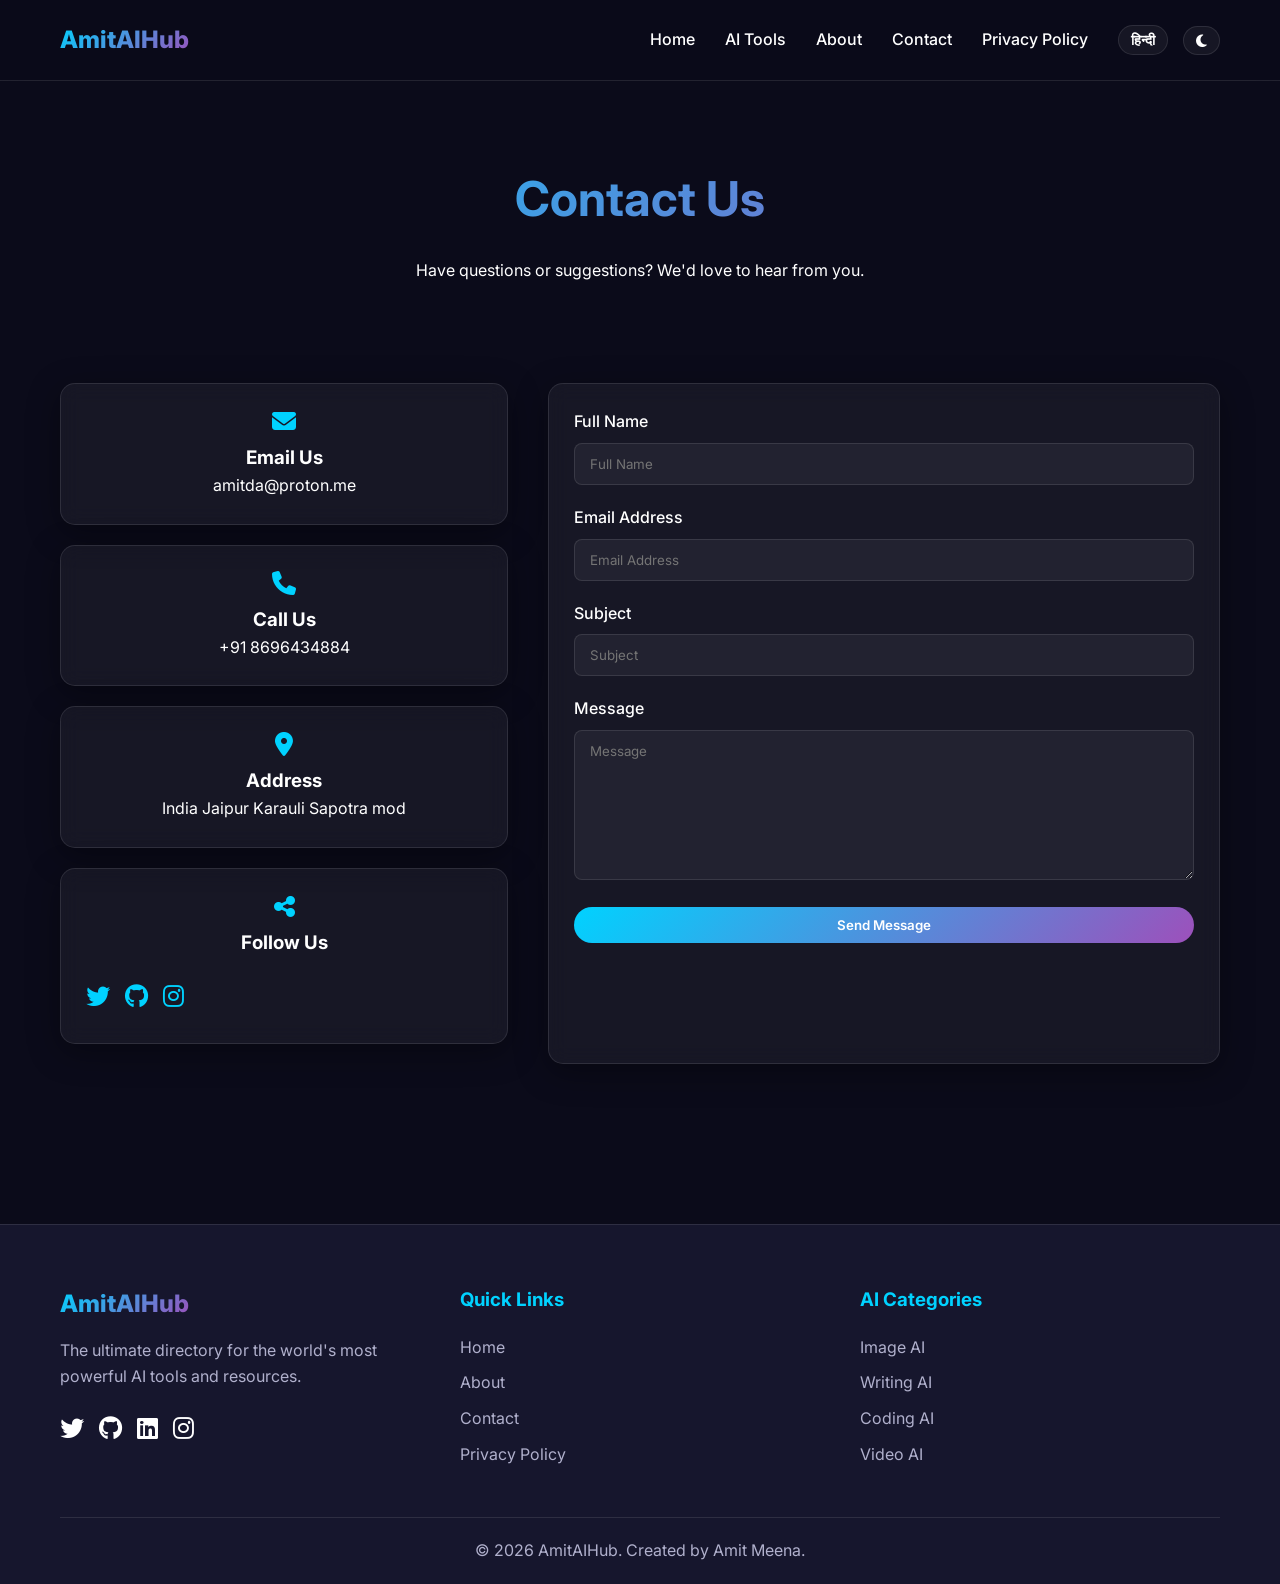
<file: contact.html>
<!DOCTYPE html>
<html lang="en">
<head>
    <meta charset="UTF-8">
    <meta name="viewport" content="width=device-width, initial-scale=1.0">
    <title>Contact Us - AmitAIHub</title>
    <link rel="stylesheet" href="style.css">
    <link rel="stylesheet" href="https://cdnjs.cloudflare.com/ajax/libs/font-awesome/6.4.0/css/all.min.css">
    <link href="https://fonts.googleapis.com/css2?family=Inter:wght@400;500;600;700;800&display=swap" rel="stylesheet">
    <link rel="manifest" href="manifest.json">
    <meta name="theme-color" content="#00f2ff">
</head>
<body>
    <header>
        <div class="container">
            <nav>
                <a href="index.html" class="logo">AmitAIHub</a>
                <div class="nav-links" id="navLinks">
                    <a href="index.html" data-i18n="nav-home">Home</a>
                    <a href="index.html#tools" data-i18n="nav-tools">AI Tools</a>
                    <a href="about.html" data-i18n="nav-about">About</a>
                    <a href="contact.html" data-i18n="nav-contact">Contact</a>
                    <a href="privacy.html" data-i18n="nav-privacy">Privacy Policy</a>
                    <div class="nav-actions">
                        <button class="btn btn-outline" id="installBtn" style="display: none; padding: 5px 15px; font-size: 0.9rem;" data-i18n="nav-install">Install App</button>
                        <button class="lang-toggle" id="langToggle">हिन्दी</button>
                        <button class="theme-toggle" id="themeToggle">
                            <i class="fas fa-moon"></i>
                        </button>
                    </div>
                </div>
                <button class="mobile-menu-btn" id="menuBtn">
                    <i class="fas fa-bars"></i>
                </button>
            </nav>
        </div>
    </header>

    <main>
        <section class="page-header">
            <div class="container">
                <h1 data-i18n="contact-h1">Contact Us</h1>
                <p data-i18n="contact-p">Have questions or suggestions? We'd love to hear from you.</p>
            </div>
        </section>

        <section class="section-content">
            <div class="container">
                <div class="contact-container">
                    <div class="contact-info">
                        <div class="glass-card info-item">
                            <i class="fas fa-envelope"></i>
                            <h3 data-i18n="contact-email-us">Email Us</h3>
                            <p>amitda@proton.me</p>
                        </div>
                        <div class="glass-card info-item">
                            <i class="fas fa-phone"></i>
                            <h3 data-i18n="contact-call-us">Call Us</h3>
                            <p>+91 8696434884</p>
                        </div>
                        <div class="glass-card info-item">
                            <i class="fas fa-location-dot"></i>
                            <h3 data-i18n="contact-address">Address</h3>
                            <p data-i18n="address-text">India Jaipur Karauli Sapotra mod</p>
                        </div>
                        <div class="glass-card info-item">
                            <i class="fas fa-share-nodes"></i>
                            <h3>Follow Us</h3>
                            <div class="social-icons">
                                <a href="#"><i class="fab fa-twitter"></i></a>
                                <a href="#"><i class="fab fa-github"></i></a>
                                <a href="#"><i class="fab fa-instagram"></i></a>
                            </div>
                        </div>
                    </div>
                    <div class="contact-form glass-card">
                        <form id="contactForm">
                            <div class="form-group">
                                <label for="name" data-i18n="contact-name">Full Name</label>
                                <input type="text" id="name" placeholder="Enter your name" data-i18n="contact-name" required>
                            </div>
                            <div class="form-group">
                                <label for="email" data-i18n="contact-email">Email Address</label>
                                <input type="email" id="email" placeholder="Enter your email" data-i18n="contact-email" required>
                            </div>
                            <div class="form-group">
                                <label for="subject" data-i18n="contact-subject">Subject</label>
                                <input type="text" id="subject" placeholder="What is this about?" data-i18n="contact-subject" required>
                            </div>
                            <div class="form-group">
                                <label for="message" data-i18n="contact-message">Message</label>
                                <textarea id="message" placeholder="Write your message here..." data-i18n="contact-message" required></textarea>
                            </div>
                            <button type="submit" class="btn btn-primary" style="width: 100%;" data-i18n="contact-btn">Send Message</button>
                        </form>
                    </div>
                </div>
            </div>
        </section>
    </main>

    <!-- Back to Top Button -->
    <button id="backToTop" class="back-to-top" title="Go to top">
        <i class="fas fa-arrow-up"></i>
    </button>

    <footer>
        <div class="container">
            <div class="footer-content">
                <div class="footer-section">
                    <a href="index.html" class="logo">AmitAIHub</a>
                    <p style="margin-top: 15px; color: var(--text-muted);" data-i18n="footer-desc">The ultimate directory for the world's most powerful AI tools and resources.</p>
                    <div class="social-icons">
                        <a href="#"><i class="fab fa-twitter"></i></a>
                        <a href="#"><i class="fab fa-github"></i></a>
                        <a href="#"><i class="fab fa-linkedin"></i></a>
                        <a href="#"><i class="fab fa-instagram"></i></a>
                    </div>
                </div>
                <div class="footer-section">
                    <h3 data-i18n="footer-quick">Quick Links</h3>
                    <ul>
                        <li><a href="index.html" data-i18n="nav-home">Home</a></li>
                        <li><a href="about.html" data-i18n="nav-about">About Us</a></li>
                        <li><a href="contact.html" data-i18n="nav-contact">Contact Us</a></li>
                        <li><a href="privacy.html" data-i18n="nav-privacy">Privacy Policy</a></li>
                    </ul>
                </div>
                <div class="footer-section">
                    <h3 data-i18n="footer-categories">AI Categories</h3>
                    <ul>
                        <li><a href="index.html#tools" data-i18n="cat-image">Image AI</a></li>
                        <li><a href="index.html#tools" data-i18n="cat-writing">Writing AI</a></li>
                        <li><a href="index.html#tools" data-i18n="cat-coding">Coding AI</a></li>
                        <li><a href="index.html#tools" data-i18n="cat-video">Video AI</a></li>
                    </ul>
                </div>
            </div>
            <div class="copyright">
                <p data-i18n="copyright">© 2026 AmitAIHub. Created by Amit Meena.</p>
            </div>
        </div>
    </footer>

    <script src="aiTools.js"></script>
    <script src="script.js"></script>
</body>
</html>
</file>
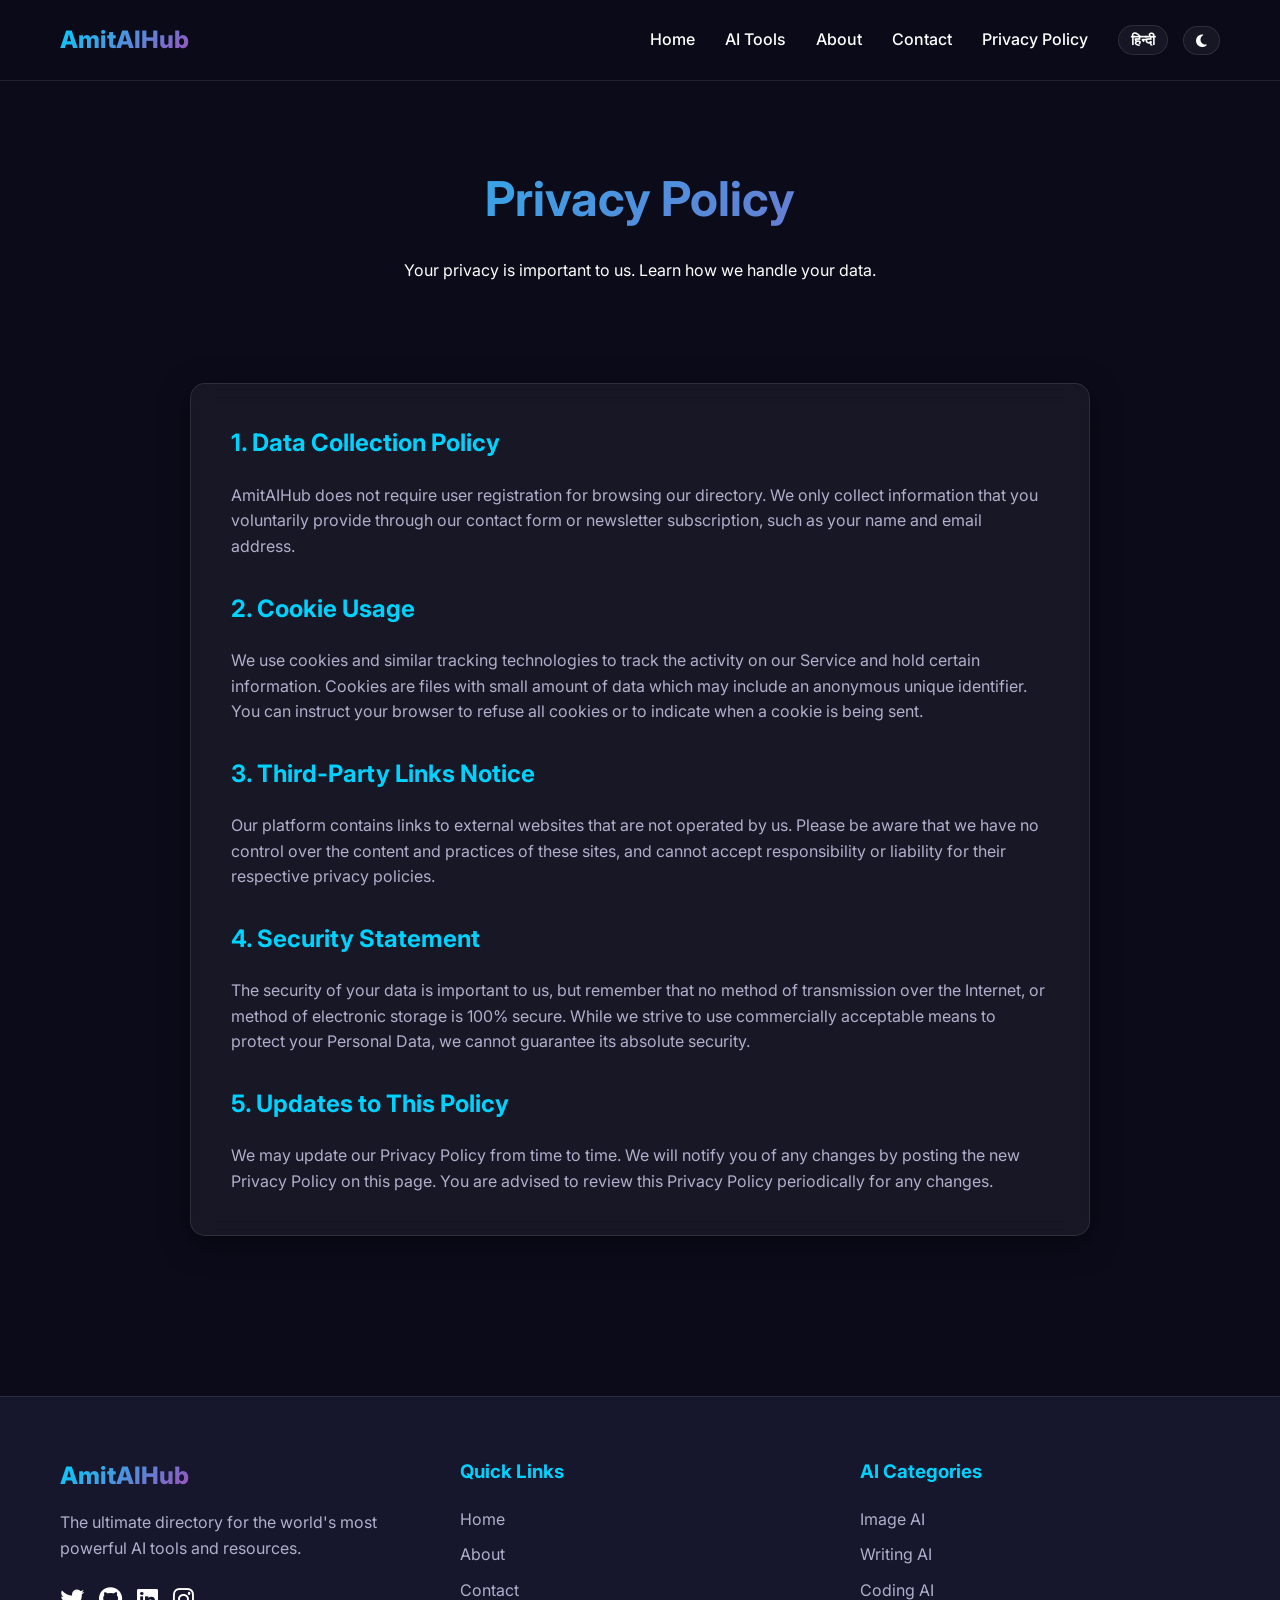
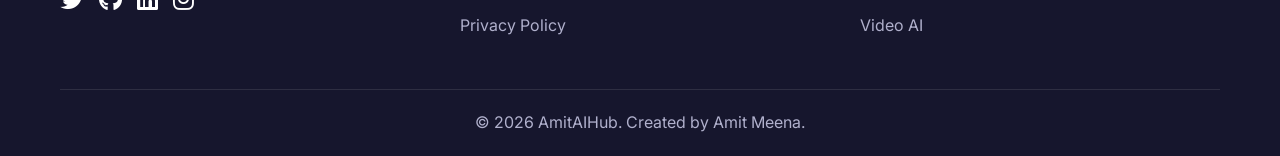
<file: privacy.html>
<!DOCTYPE html>
<html lang="en">
<head>
    <meta charset="UTF-8">
    <meta name="viewport" content="width=device-width, initial-scale=1.0">
    <title>Privacy Policy - AmitAIHub</title>
    <link rel="stylesheet" href="style.css">
    <link rel="stylesheet" href="https://cdnjs.cloudflare.com/ajax/libs/font-awesome/6.4.0/css/all.min.css">
    <link href="https://fonts.googleapis.com/css2?family=Inter:wght@400;500;600;700;800&display=swap" rel="stylesheet">
    <link rel="manifest" href="manifest.json">
    <meta name="theme-color" content="#00f2ff">
</head>
<body>
    <header>
        <div class="container">
            <nav>
                <a href="index.html" class="logo">AmitAIHub</a>
                <div class="nav-links" id="navLinks">
                    <a href="index.html" data-i18n="nav-home">Home</a>
                    <a href="index.html#tools" data-i18n="nav-tools">AI Tools</a>
                    <a href="about.html" data-i18n="nav-about">About</a>
                    <a href="contact.html" data-i18n="nav-contact">Contact</a>
                    <a href="privacy.html" data-i18n="nav-privacy">Privacy Policy</a>
                    <div class="nav-actions">
                        <button class="btn btn-outline" id="installBtn" style="display: none; padding: 5px 15px; font-size: 0.9rem;" data-i18n="nav-install">Install App</button>
                        <button class="lang-toggle" id="langToggle">हिन्दी</button>
                        <button class="theme-toggle" id="themeToggle">
                            <i class="fas fa-moon"></i>
                        </button>
                    </div>
                </div>
                <button class="mobile-menu-btn" id="menuBtn">
                    <i class="fas fa-bars"></i>
                </button>
            </nav>
        </div>
    </header>

    <main>
        <section class="page-header">
            <div class="container">
                <h1 data-i18n="privacy-h1">Privacy Policy</h1>
                <p data-i18n="privacy-p">Your privacy is important to us. Learn how we handle your data.</p>
            </div>
        </section>

        <section class="section-content">
            <div class="container">
                <div class="glass-card" style="max-width: 900px; margin: 0 auto; padding: 40px;">
                    <h2 data-i18n="privacy-s1-h2" style="margin-bottom: 20px; color: var(--accent-blue);">1. Data Collection Policy</h2>
                    <p data-i18n="privacy-s1-p" style="margin-bottom: 30px; color: var(--text-muted);">AmitAIHub does not require user registration for browsing our directory. We only collect information that you voluntarily provide through our contact form or newsletter subscription, such as your name and email address.</p>

                    <h2 data-i18n="privacy-s2-h2" style="margin-bottom: 20px; color: var(--accent-blue);">2. Cookie Usage</h2>
                    <p data-i18n="privacy-s2-p" style="margin-bottom: 30px; color: var(--text-muted);">We use cookies and similar tracking technologies to track the activity on our Service and hold certain information. Cookies are files with small amount of data which may include an anonymous unique identifier. You can instruct your browser to refuse all cookies or to indicate when a cookie is being sent.</p>

                    <h2 data-i18n="privacy-s3-h2" style="margin-bottom: 20px; color: var(--accent-blue);">3. Third-Party Links Notice</h2>
                    <p data-i18n="privacy-s3-p" style="margin-bottom: 30px; color: var(--text-muted);">Our platform contains links to external websites that are not operated by us. Please be aware that we have no control over the content and practices of these sites, and cannot accept responsibility or liability for their respective privacy policies.</p>

                    <h2 data-i18n="privacy-s4-h2" style="margin-bottom: 20px; color: var(--accent-blue);">4. Security Statement</h2>
                    <p data-i18n="privacy-s4-p" style="margin-bottom: 30px; color: var(--text-muted);">The security of your data is important to us, but remember that no method of transmission over the Internet, or method of electronic storage is 100% secure. While we strive to use commercially acceptable means to protect your Personal Data, we cannot guarantee its absolute security.</p>

                    <h2 data-i18n="privacy-s5-h2" style="margin-bottom: 20px; color: var(--accent-blue);">5. Updates to This Policy</h2>
                    <p data-i18n="privacy-s5-p" style="color: var(--text-muted);">We may update our Privacy Policy from time to time. We will notify you of any changes by posting the new Privacy Policy on this page. You are advised to review this Privacy Policy periodically for any changes.</p>
                </div>
            </div>
        </section>
    </main>

    <!-- Back to Top Button -->
    <button id="backToTop" class="back-to-top" title="Go to top">
        <i class="fas fa-arrow-up"></i>
    </button>

    <footer>
        <div class="container">
            <div class="footer-content">
                <div class="footer-section">
                    <a href="index.html" class="logo">AmitAIHub</a>
                    <p style="margin-top: 15px; color: var(--text-muted);" data-i18n="footer-desc">The ultimate directory for the world's most powerful AI tools and resources.</p>
                    <div class="social-icons">
                        <a href="#"><i class="fab fa-twitter"></i></a>
                        <a href="#"><i class="fab fa-github"></i></a>
                        <a href="#"><i class="fab fa-linkedin"></i></a>
                        <a href="#"><i class="fab fa-instagram"></i></a>
                    </div>
                </div>
                <div class="footer-section">
                    <h3 data-i18n="footer-quick">Quick Links</h3>
                    <ul>
                        <li><a href="index.html" data-i18n="nav-home">Home</a></li>
                        <li><a href="about.html" data-i18n="nav-about">About Us</a></li>
                        <li><a href="contact.html" data-i18n="nav-contact">Contact Us</a></li>
                        <li><a href="privacy.html" data-i18n="nav-privacy">Privacy Policy</a></li>
                    </ul>
                </div>
                <div class="footer-section">
                    <h3 data-i18n="footer-categories">AI Categories</h3>
                    <ul>
                        <li><a href="index.html#tools" data-i18n="cat-image">Image AI</a></li>
                        <li><a href="index.html#tools" data-i18n="cat-writing">Writing AI</a></li>
                        <li><a href="index.html#tools" data-i18n="cat-coding">Coding AI</a></li>
                        <li><a href="index.html#tools" data-i18n="cat-video">Video AI</a></li>
                    </ul>
                </div>
            </div>
            <div class="copyright">
                <p data-i18n="copyright">© 2026 AmitAIHub. Created by Amit Meena.</p>
            </div>
        </div>
    </footer>

    <script src="aiTools.js"></script>
    <script src="script.js"></script>
</body>
</html>
</file>
<file: style.css>
:root {
    /* Dark Theme (Default) */
    --primary-bg-rgb: 11, 11, 26;
    --primary-bg: rgb(var(--primary-bg-rgb));
    --secondary-bg: #16162d;
    --accent-blue-rgb: 0, 210, 255;
    --accent-blue: rgb(var(--accent-blue-rgb));
    --accent-purple: #9d50bb;
    --text-main: #ffffff;
    --text-muted: #b0b0cc;
    --glass-bg: rgba(255, 255, 255, 0.05);
    --glass-border: rgba(255, 255, 255, 0.1);
    --card-shadow: 0 8px 32px 0 rgba(0, 0, 0, 0.37);
    --neon-gradient: linear-gradient(135deg, var(--accent-blue), var(--accent-purple));
    --transition: all 0.3s ease;
}

[data-theme="light"] {
    --primary-bg-rgb: 248, 249, 250;
    --primary-bg: rgb(var(--primary-bg-rgb));
    --secondary-bg: #ffffff;
    --accent-blue-rgb: 0, 123, 255;
    --accent-blue: rgb(var(--accent-blue-rgb));
    --accent-purple: #6f42c1;
    --text-main: #212529;
    --text-muted: #6c757d;
    --glass-bg: rgba(0, 0, 0, 0.05);
    --glass-border: rgba(0, 0, 0, 0.1);
    --card-shadow: 0 8px 32px 0 rgba(31, 38, 135, 0.15);
}

* {
    margin: 0;
    padding: 0;
    box-sizing: border-box;
    font-family: 'Inter', -apple-system, BlinkMacSystemFont, 'Segoe UI', Roboto, sans-serif;
}

html {
    scroll-behavior: smooth;
}

body {
    background-color: var(--primary-bg);
    color: var(--text-main);
    line-height: 1.6;
    transition: background-color 0.3s, color 0.3s;
    overflow-x: hidden;
}

/* Animations */
@keyframes fadeInUp {
    from {
        opacity: 0;
        transform: translateY(20px);
    }
    to {
        opacity: 1;
        transform: translateY(0);
    }
}

/* Utilities */
.container {
    max-width: 1200px;
    margin: 0 auto;
    padding: 0 20px;
}

.btn {
    padding: 10px 25px;
    border-radius: 50px;
    border: none;
    cursor: pointer;
    font-weight: 600;
    transition: var(--transition);
    text-decoration: none;
    display: inline-block;
}

.btn-primary {
    background: var(--neon-gradient);
    color: white;
}

.btn-primary:hover {
    box-shadow: 0 0 15px var(--accent-blue);
    transform: translateY(-2px);
}

/* Modal Styles */
.modal {
    display: none;
    position: fixed;
    z-index: 2000;
    left: 0;
    top: 0;
    width: 100%;
    height: 100%;
    background-color: rgba(0, 0, 0, 0.8);
    backdrop-filter: blur(8px);
    overflow-y: auto;
    padding: 20px;
}

.modal-content {
    margin: 5% auto;
    width: 90%;
    max-width: 700px;
    position: relative;
    padding: 40px;
    animation: modalSlide 0.3s ease;
}

@keyframes modalSlide {
    from { transform: translateY(-50px); opacity: 0; }
    to { transform: translateY(0); opacity: 1; }
}

.close-modal {
    position: absolute;
    right: 20px;
    top: 15px;
    font-size: 28px;
    font-weight: bold;
    color: var(--text-muted);
    cursor: pointer;
    transition: 0.3s;
}

.close-modal:hover {
    color: var(--accent-blue);
}

.modal-header {
    margin-bottom: 25px;
    border-bottom: 1px solid rgba(255, 255, 255, 0.1);
    padding-bottom: 20px;
}

.modal-header h2 {
    font-size: 2rem;
    margin-bottom: 10px;
    background: linear-gradient(to right, var(--accent-blue), var(--accent-purple));
    -webkit-background-clip: text;
    -webkit-text-fill-color: transparent;
}

.modal-grid {
    display: grid;
    grid-template-columns: 1fr 1fr;
    gap: 20px;
    margin-bottom: 30px;
}

.modal-info-item h4 {
    color: var(--accent-blue);
    margin-bottom: 5px;
    font-size: 0.9rem;
    text-transform: uppercase;
}

.modal-description {
    line-height: 1.8;
    margin-bottom: 30px;
    color: var(--text-muted);
}

.modal-features {
    margin-bottom: 30px;
}

.modal-features h3 {
    margin-bottom: 15px;
    font-size: 1.2rem;
}

.modal-features ul {
    list-style: none;
}

.modal-features li {
    margin-bottom: 10px;
    display: flex;
    align-items: center;
    gap: 10px;
}

.modal-features li i {
    color: var(--accent-blue);
}

@media (max-width: 600px) {
    .modal-grid {
        grid-template-columns: 1fr;
    }
    .modal-content {
        padding: 25px;
    }
}

/* Stats Section */
.stats-section {
    padding: 60px 0;
    background: linear-gradient(to right, rgba(0, 242, 255, 0.05), rgba(188, 19, 254, 0.05));
    border-top: 1px solid rgba(255, 255, 255, 0.05);
    border-bottom: 1px solid rgba(255, 255, 255, 0.05);
}

.stats-grid {
    display: grid;
    grid-template-columns: repeat(auto-fit, minmax(200px, 1fr));
    gap: 30px;
    text-align: center;
}

.workflow-steps {
    display: grid;
    grid-template-columns: repeat(auto-fit, minmax(250px, 1fr));
    gap: 30px;
}

.workflow-step {
    padding: 40px;
    background: rgba(255, 255, 255, 0.03);
    border: 1px solid rgba(255, 255, 255, 0.05);
    border-radius: 24px;
    position: relative;
    transition: 0.3s;
}

.workflow-step:hover {
    background: rgba(255, 255, 255, 0.05);
    border-color: var(--accent-blue);
    transform: translateY(-5px);
}

.step-number {
    font-size: 3rem;
    font-weight: 800;
    background: linear-gradient(135deg, var(--accent-blue), var(--accent-purple));
    -webkit-background-clip: text;
    -webkit-text-fill-color: transparent;
    opacity: 0.3;
    margin-bottom: 10px;
}

.stat-item {
    padding: 20px;
}

.stat-number {
    font-size: 3rem;
    font-weight: 800;
    margin-bottom: 10px;
    background: linear-gradient(to right, var(--accent-blue), var(--accent-purple));
    -webkit-background-clip: text;
    -webkit-text-fill-color: transparent;
    display: inline-block;
}

.stat-number::after {
    content: '+';
    font-size: 2rem;
    vertical-align: top;
    margin-left: 2px;
}

.stat-label {
    font-size: 1rem;
    font-weight: 600;
    color: var(--text-muted);
    text-transform: uppercase;
    letter-spacing: 1px;
}

/* FAQ Accordion */
.faq-item {
    margin-bottom: 15px;
    padding: 0 !important;
    overflow: hidden;
}

.faq-question {
    padding: 20px 25px;
    display: flex;
    justify-content: space-between;
    align-items: center;
    cursor: pointer;
    transition: background 0.3s ease;
}

.faq-question:hover {
    background: rgba(255, 255, 255, 0.03);
}

.faq-question h3 {
    font-size: 1.1rem;
    margin: 0;
}

.faq-question i {
    transition: transform 0.3s ease;
    color: var(--accent-blue);
}

.faq-answer {
    max-height: 0;
    overflow: hidden;
    transition: max-height 0.3s ease-out, padding 0.3s ease;
    background: rgba(0, 0, 0, 0.1);
}

.faq-item.active .faq-answer {
    max-height: 200px;
    padding: 20px 25px;
    border-top: 1px solid rgba(255, 255, 255, 0.05);
}

.faq-item.active .faq-question i {
    transform: rotate(180deg);
}

.btn-outline {
    background: transparent;
    border: 2px solid var(--accent-blue);
    color: var(--accent-blue);
}

.btn-outline:hover {
    background: var(--accent-blue);
    color: white;
}

.glass-card {
    background: var(--glass-bg);
    backdrop-filter: blur(10px);
    -webkit-backdrop-filter: blur(10px);
    border: 1px solid var(--glass-border);
    border-radius: 15px;
    padding: 25px;
    box-shadow: var(--card-shadow);
    transition: var(--transition);
}

/* Navbar */
header {
    position: sticky;
    top: 0;
    z-index: 1000;
    background: rgba(var(--primary-bg-rgb), 0.8);
    backdrop-filter: blur(15px);
    -webkit-backdrop-filter: blur(15px);
    border-bottom: 1px solid var(--glass-border);
}

nav {
    height: 80px;
    display: flex;
    justify-content: space-between;
    align-items: center;
}

.logo {
    font-size: 1.5rem;
    font-weight: 800;
    background: var(--neon-gradient);
    -webkit-background-clip: text;
    -webkit-text-fill-color: transparent;
    text-decoration: none;
}

.nav-links {
    display: flex;
    gap: 30px;
    align-items: center;
}

.nav-links a {
    text-decoration: none;
    color: var(--text-main);
    font-weight: 500;
    transition: var(--transition);
}

.nav-links a:hover {
    color: var(--accent-blue);
}

.nav-actions {
    display: flex;
    align-items: center;
    gap: 15px;
}

.theme-toggle, .lang-toggle {
    background: var(--glass-bg);
    border: 1px solid var(--glass-border);
    color: var(--text-main);
    cursor: pointer;
    padding: 5px 12px;
    border-radius: 20px;
    font-size: 0.9rem;
    font-weight: 600;
    transition: var(--transition);
}

.theme-toggle:hover, .lang-toggle:hover {
    background: var(--accent-blue);
    color: white;
}

.mobile-menu-btn {
    display: none;
    font-size: 1.5rem;
    background: none;
    border: none;
    color: var(--text-main);
    cursor: pointer;
}

/* Footer */
footer {
    background: var(--secondary-bg);
    padding: 60px 0 20px;
    margin-top: 100px;
    border-top: 1px solid var(--glass-border);
}

.footer-content {
    display: grid;
    grid-template-columns: repeat(auto-fit, minmax(250px, 1fr));
    gap: 40px;
    margin-bottom: 40px;
}

.footer-section h3 {
    margin-bottom: 20px;
    color: var(--accent-blue);
}

.footer-section ul {
    list-style: none;
}

.footer-section ul li {
    margin-bottom: 10px;
}

.footer-section ul li a {
    color: var(--text-muted);
    text-decoration: none;
    transition: var(--transition);
}

.footer-section ul li a:hover {
    color: var(--accent-purple);
    padding-left: 5px;
}

.social-icons {
    display: flex;
    gap: 15px;
    margin-top: 20px;
}

.social-icons a {
    color: var(--text-main);
    font-size: 1.5rem;
    transition: var(--transition);
}

.social-icons a:hover {
    color: var(--accent-blue);
    transform: scale(1.2);
}

.copyright {
    text-align: center;
    padding-top: 20px;
    border-top: 1px solid var(--glass-border);
    color: var(--text-muted);
}

/* Category Cards Grid */
.categories-grid {
    display: grid;
    grid-template-columns: repeat(auto-fit, minmax(150px, 1fr));
    gap: 20px;
    margin-bottom: 40px;
    animation: fadeInUp 1.1s ease-out;
}

.category-card {
    text-align: center;
    padding: 30px 20px;
    cursor: pointer;
    border: 1px solid var(--glass-border);
}

.category-card:hover {
    border-color: var(--accent-blue);
    background: rgba(var(--accent-blue-rgb), 0.05);
    transform: translateY(-5px);
}

.category-card i {
    font-size: 2rem;
    margin-bottom: 15px;
    background: var(--neon-gradient);
    -webkit-background-clip: text;
    -webkit-text-fill-color: transparent;
}

.category-card h3 {
    font-size: 1rem;
    font-weight: 700;
}

/* Section Headers */
.section-header {
    text-align: center;
    margin-bottom: 50px;
}

.section-header h2 {
    font-size: 2.5rem;
    margin-bottom: 15px;
    background: var(--neon-gradient);
    -webkit-background-clip: text;
    -webkit-text-fill-color: transparent;
}

.section-header p {
    color: var(--text-muted);
    font-size: 1.1rem;
}

/* Hero Section */
.hero {
    padding: 100px 0 60px;
    text-align: center;
    background: radial-gradient(circle at center, rgba(157, 80, 187, 0.1) 0%, transparent 70%);
}

.hero h1 {
    font-size: 3.5rem;
    margin-bottom: 20px;
    animation: fadeInUp 0.8s ease-out;
}

.hero p {
    font-size: 1.2rem;
    color: var(--text-muted);
    max-width: 700px;
    margin: 0 auto 40px;
    animation: fadeInUp 1s ease-out;
}

/* Search Bar */
.search-container {
    max-width: 600px;
    margin: 0 auto 60px;
    position: relative;
    animation: fadeInUp 1.2s ease-out;
}

.search-container input {
    width: 100%;
    padding: 15px 25px;
    border-radius: 50px;
    border: 1px solid var(--glass-border);
    background: var(--glass-bg);
    color: var(--text-main);
    font-size: 1.1rem;
    outline: none;
    transition: var(--transition);
}

.search-container input:focus {
    border-color: var(--accent-blue);
    box-shadow: 0 0 15px rgba(0, 210, 255, 0.3);
}

/* Category Filter */
.categories {
    display: flex;
    flex-wrap: wrap;
    justify-content: center;
    gap: 10px;
    margin-bottom: 60px;
    margin-bottom: 20px;
}

/* Advanced Filters */
.advanced-filters {
    display: flex;
    flex-wrap: wrap;
    justify-content: center;
    gap: 20px;
    padding: 15px 25px;
    margin-top: 20px;
    border-radius: 15px;
    max-width: 600px;
    margin-left: auto;
    margin-right: auto;
}

.filter-group {
    display: flex;
    align-items: center;
    gap: 10px;
}

.filter-group label {
    font-weight: 600;
    font-size: 0.9rem;
    color: var(--text-muted);
}

.filter-group select {
    background: rgba(255, 255, 255, 0.05);
    border: 1px solid rgba(255, 255, 255, 0.1);
    color: var(--text-color);
    padding: 5px 10px;
    border-radius: 8px;
    outline: none;
    cursor: pointer;
    font-family: inherit;
    transition: all 0.3s ease;
}

[data-theme="light"] .filter-group select {
    background: rgba(0, 0, 0, 0.05);
    border: 1px solid rgba(0, 0, 0, 0.1);
}

.filter-group select:focus {
    border-color: var(--accent-blue);
    box-shadow: 0 0 10px rgba(0, 242, 255, 0.2);
}

.category-btn {
    padding: 8px 15px;
    border-radius: 20px;
    border: 1px solid var(--glass-border);
    background: var(--glass-bg);
    color: var(--text-main);
    cursor: pointer;
    font-size: 0.9rem;
    transition: var(--transition);
}

.category-btn.active, .category-btn:hover {
    background: var(--neon-gradient);
    border-color: transparent;
    color: white;
}

/* Tool Grid */
.tool-grid {
    display: grid;
    grid-template-columns: repeat(auto-fill, minmax(300px, 1fr));
    gap: 30px;
    margin-bottom: 80px;
}

.tool-card {
    position: relative;
    overflow: hidden;
}

.featured-card {
    border: 2px solid rgba(var(--accent-blue-rgb), 0.3);
    background: rgba(var(--accent-blue-rgb), 0.03);
    box-shadow: 0 0 30px rgba(var(--accent-blue-rgb), 0.1);
}

.tool-badge {
    padding: 4px 10px;
    border-radius: 4px;
    font-size: 0.7rem;
    font-weight: 800;
    text-transform: uppercase;
    letter-spacing: 0.5px;
}

.badge-new { background: #28a745; color: white; }
.badge-trending { background: #ffc107; color: black; }

.tool-card-header {
    display: flex;
    justify-content: space-between;
    align-items: flex-start;
    margin-bottom: 15px;
}

.tool-meta {
    display: flex;
    flex-direction: column;
    gap: 5px;
}

.tool-category {
    font-size: 0.85rem;
    color: var(--accent-blue);
    font-weight: 600;
}

.tool-pricing {
    font-size: 0.7rem;
    padding: 2px 8px;
    border-radius: 4px;
    background: rgba(var(--accent-blue-rgb), 0.1);
    color: var(--accent-blue);
    font-weight: 700;
    display: inline-block;
    width: fit-content;
    text-transform: uppercase;
}

.tool-card h3 {
    margin-bottom: 15px;
}

.tool-card p {
    color: var(--text-muted);
    font-size: 0.95rem;
    margin-bottom: 20px;
    flex-grow: 1;
}

.tool-card {
    display: flex;
    flex-direction: column;
}

.tool-card-actions {
    display: flex;
    justify-content: space-between;
    align-items: center;
    margin-top: auto;
}

.tool-icon-btns {
    display: flex;
    gap: 10px;
}

.icon-btn {
    background: var(--glass-bg);
    border: 1px solid var(--glass-border);
    color: var(--text-main);
    width: 35px;
    height: 35px;
    border-radius: 50%;
    display: flex;
    align-items: center;
    justify-content: center;
    cursor: pointer;
    transition: var(--transition);
}

.icon-btn:hover {
    background: var(--accent-blue);
    color: white;
    transform: scale(1.1);
}

.fav-btn i.fas {
    color: #ff4757;
}

/* Back to Top */
.back-to-top {
    position: fixed;
    bottom: 30px;
    right: 30px;
    width: 50px;
    height: 50px;
    border-radius: 50%;
    background: var(--neon-gradient);
    color: white;
    border: none;
    cursor: pointer;
    display: none;
    align-items: center;
    justify-content: center;
    font-size: 1.2rem;
    box-shadow: 0 4px 15px rgba(0, 0, 0, 0.3);
    z-index: 999;
    transition: var(--transition);
}

.back-to-top:hover {
    transform: translateY(-5px);
    box-shadow: 0 0 20px var(--accent-blue);
}

/* Floating Install Btn */
.floating-install-btn {
    position: fixed;
    bottom: 30px;
    left: 30px;
    background: var(--neon-gradient);
    color: white;
    border: none;
    padding: 12px 20px;
    border-radius: 50px;
    font-weight: 700;
    cursor: pointer;
    z-index: 999;
    display: flex;
    align-items: center;
    gap: 10px;
    box-shadow: 0 5px 20px rgba(0, 0, 0, 0.3);
    animation: bounce 2s infinite;
}

@keyframes bounce {
    0%, 20%, 50%, 80%, 100% {transform: translateY(0);}
    40% {transform: translateY(-10px);}
    60% {transform: translateY(-5px);}
}

@media (min-width: 769px) {
    .floating-install-btn {
        display: none !important;
    }
}

/* Newsletter */
.newsletter {
    padding: 80px 0;
    text-align: center;
}

.newsletter-card {
    max-width: 800px;
    margin: 0 auto;
}

.newsletter-form {
    display: flex;
    gap: 10px;
    max-width: 500px;
    margin: 30px auto 0;
}

.newsletter-form input {
    flex: 1;
    padding: 12px 20px;
    border-radius: 50px;
    border: 1px solid var(--glass-border);
    background: var(--glass-bg);
    color: var(--text-main);
    outline: none;
}

/* Page Content */
.page-header {
    padding: 80px 0 40px;
    text-align: center;
}

.page-header h1 {
    font-size: 3rem;
    margin-bottom: 20px;
    background: var(--neon-gradient);
    -webkit-background-clip: text;
    -webkit-text-fill-color: transparent;
}

.section-content {
    padding: 60px 0;
}

/* About Page Styles */
.about-grid {
    display: grid;
    grid-template-columns: 1fr 1fr;
    gap: 50px;
    align-items: center;
}

.team-grid {
    display: grid;
    grid-template-columns: repeat(auto-fit, minmax(350px, 1fr));
    gap: 40px;
    margin-top: 40px;
}

.creator-card {
    text-align: center;
    padding: 40px;
}

.creator-img {
    width: 150px;
    height: 150px;
    border-radius: 50%;
    margin-bottom: 20px;
    border: 3px solid var(--accent-blue);
    padding: 5px;
    object-fit: cover;
}

.stats-box {
    display: flex;
    justify-content: center;
    gap: 20px;
    margin: 20px 0;
    padding: 15px;
    background: rgba(var(--accent-blue-rgb), 0.1);
    border-radius: 10px;
}

.stat-item {
    display: flex;
    flex-direction: column;
}

.stat-item strong {
    font-size: 1.2rem;
    color: var(--accent-blue);
}

.stat-item span {
    font-size: 0.8rem;
    color: var(--text-muted);
}

/* Contact Form */
.contact-container {
    display: grid;
    grid-template-columns: 1fr 1.5fr;
    gap: 40px;
}

.contact-info .info-item {
    margin-bottom: 20px;
    text-align: center;
}

.contact-info i {
    font-size: 1.5rem;
    color: var(--accent-blue);
    margin-bottom: 10px;
}

.contact-form .form-group {
    margin-bottom: 20px;
}

.contact-form label {
    display: block;
    margin-bottom: 8px;
    font-weight: 500;
}

.contact-form input,
.contact-form textarea {
    width: 100%;
    padding: 12px 15px;
    border-radius: 8px;
    border: 1px solid var(--glass-border);
    background: var(--glass-bg);
    color: var(--text-main);
    outline: none;
}

.contact-form textarea {
    height: 150px;
    resize: vertical;
}

/* Responsive */
@media (max-width: 992px) {
    .about-grid {
        grid-template-columns: 1fr;
    }
}

@media (max-width: 768px) {
    .nav-links {
        display: flex;
        visibility: hidden;
        opacity: 0;
        position: absolute;
        top: 80px;
        left: 0;
        width: 100%;
        background: var(--primary-bg);
        flex-direction: column;
        padding: 20px;
        border-bottom: 1px solid var(--glass-border);
        gap: 20px;
    }

    .nav-links.active {
        visibility: visible;
        opacity: 1;
        max-height: 80vh;
        overflow-y: auto;
    }

    .nav-actions {
        flex-wrap: wrap;
        justify-content: center;
    }

    .mobile-menu-btn {
        display: block;
    }

    .hero h1 {
        font-size: 2.5rem;
    }

    .contact-container {
        grid-template-columns: 1fr;
    }

    .newsletter-form {
        flex-direction: column;
    }

    .newsletter-form button {
        width: 100%;
    }

    .team-grid {
        grid-template-columns: 1fr;
    }

    .tool-grid {
        grid-template-columns: 1fr;
    }

    .categories-grid {
        grid-template-columns: repeat(2, 1fr);
    }
}

@media (max-width: 480px) {
    .categories-grid {
        grid-template-columns: 1fr;
    }

    .hero h1 {
        font-size: 2rem;
    }

    .stats-grid {
        grid-template-columns: 1fr 1fr;
    }
}
</file>
